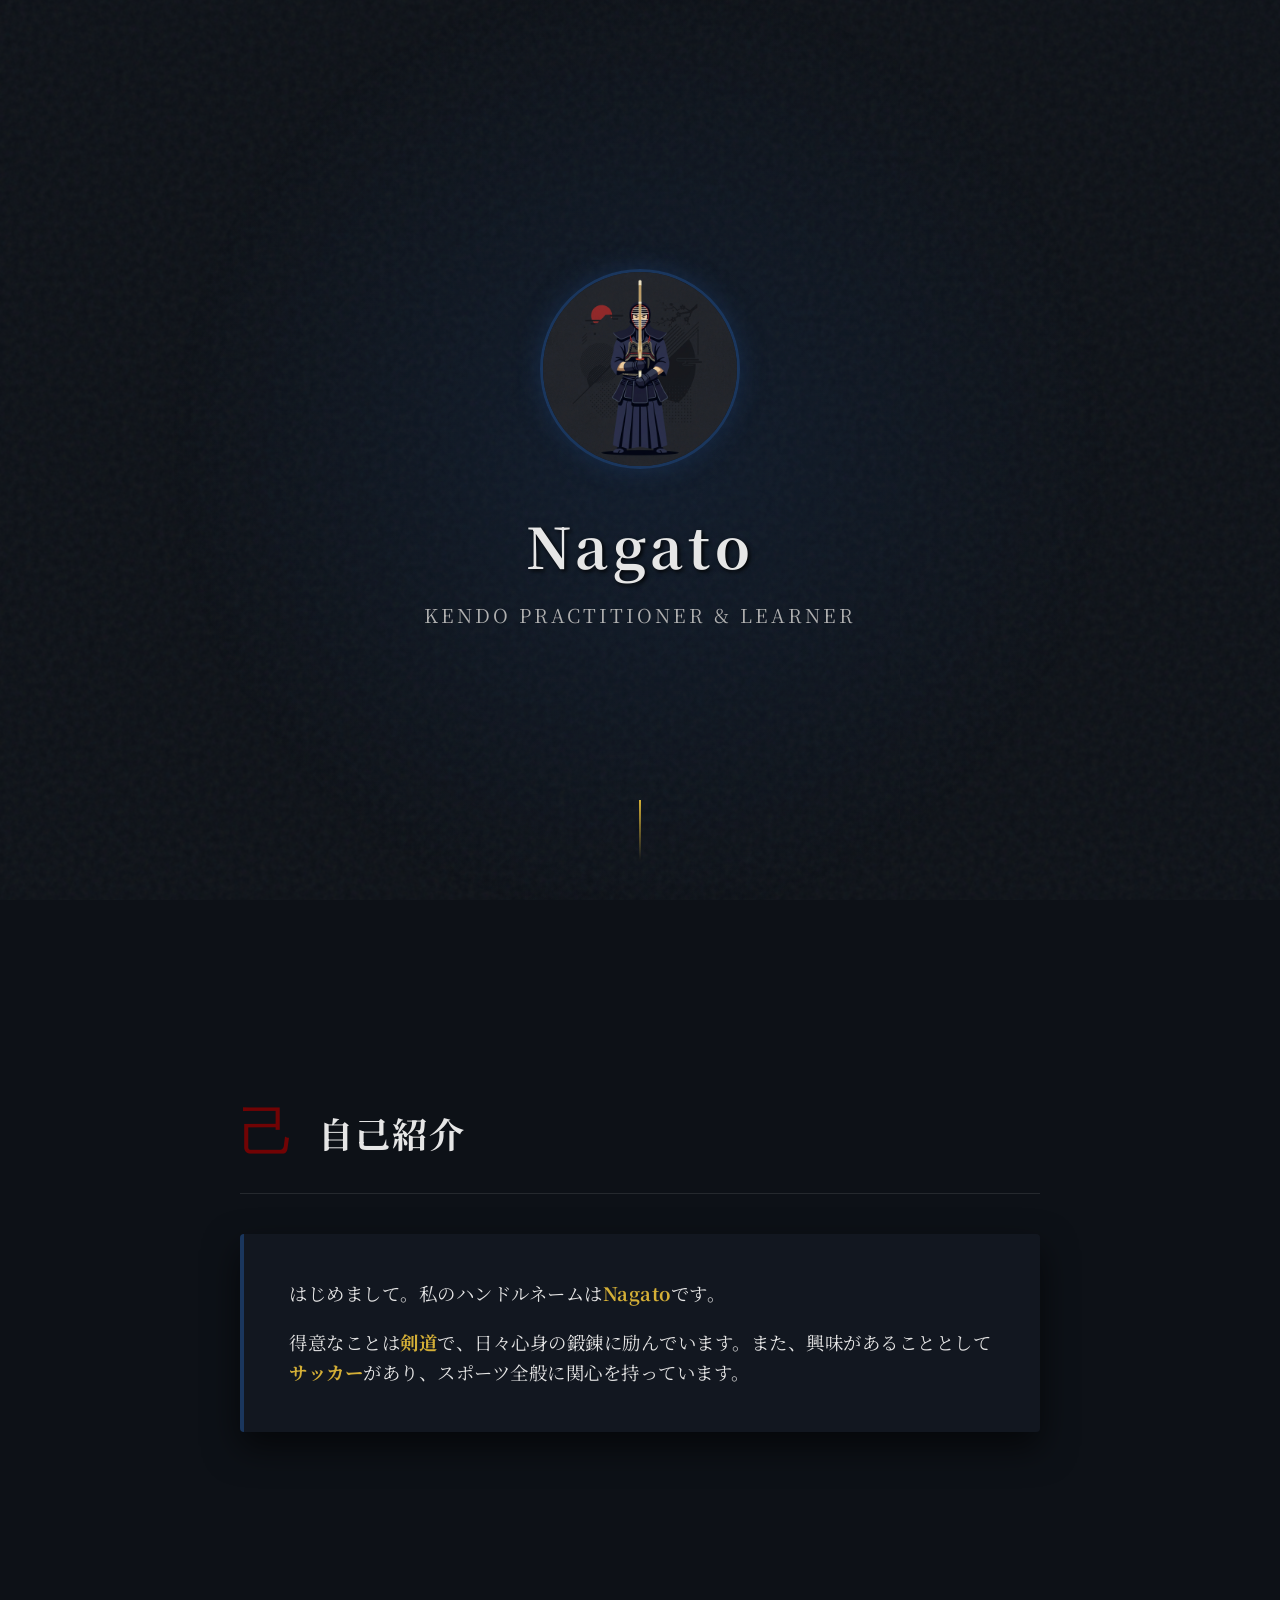
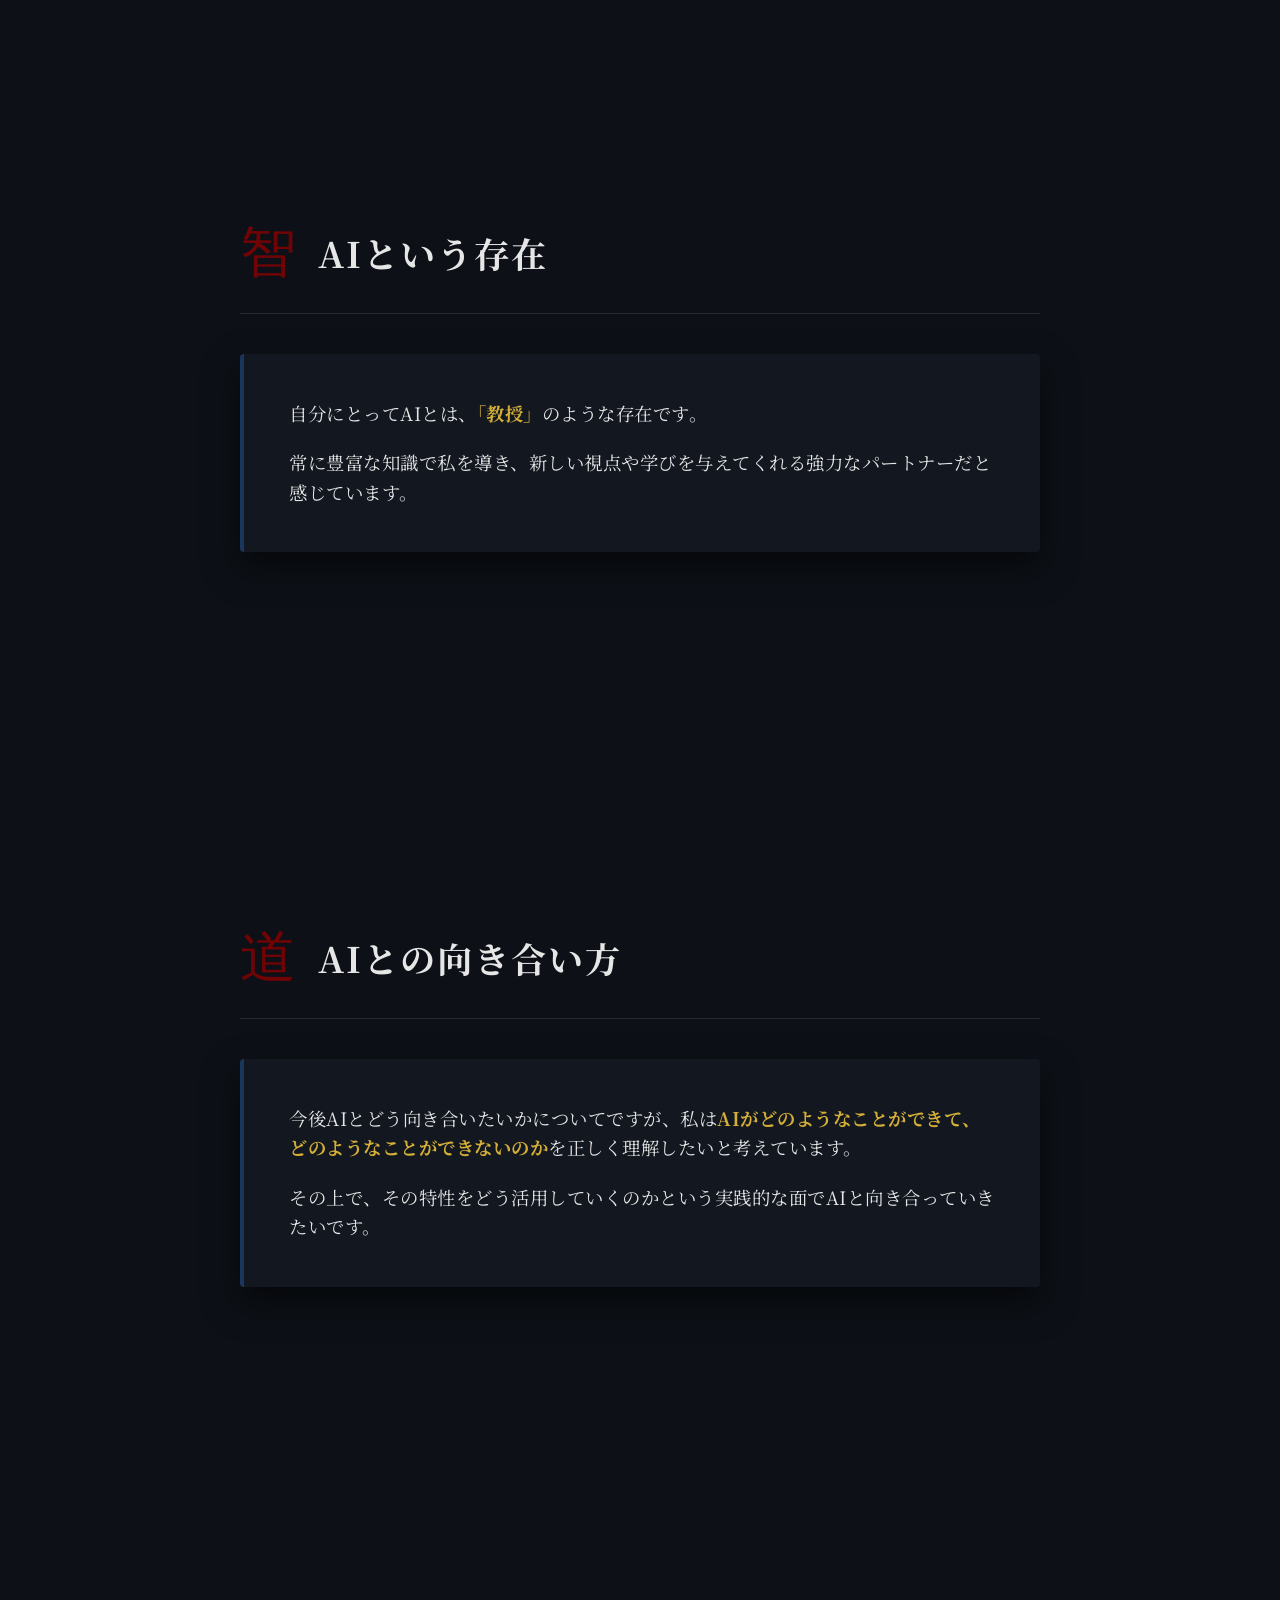
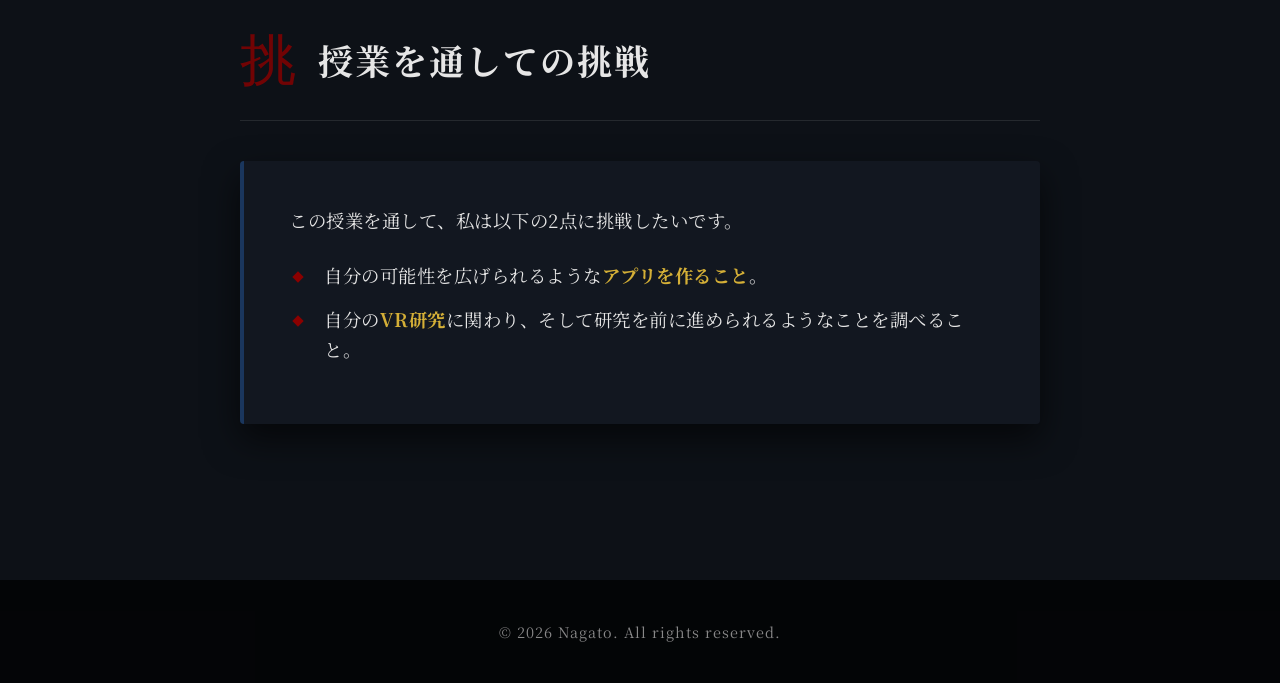
<file: index.html>
<!DOCTYPE html>
<html lang="ja">
<head>
    <meta charset="UTF-8">
    <meta name="viewport" content="width=device-width, initial-scale=1.0">
    <title>Nagato - Portfolio</title>
    <meta name="description" content="Nagatoの自己紹介ページです。">
    <link rel="stylesheet" href="style.css">
    <link href="https://fonts.googleapis.com/css2?family=Noto+Serif+JP:wght@400;700&display=swap" rel="stylesheet">
</head>
<body>
    <div class="bg-texture"></div>
    <header class="hero">
        <div class="hero-content fade-in">
            <img src="avatar.png" alt="Nagatoの剣道アバター" class="avatar">
            <h1 class="title">Nagato</h1>
            <p class="subtitle">Kendo Practitioner & Learner</p>
        </div>
    </header>

    <main>
        <section id="about" class="section">
            <div class="container slide-up">
                <h2 class="section-title"><span class="kanji">己</span>自己紹介</h2>
                <div class="card">
                    <p>はじめまして。私のハンドルネームは<strong>Nagato</strong>です。</p>
                    <p>得意なことは<strong>剣道</strong>で、日々心身の鍛錬に励んでいます。また、興味があることとして<strong>サッカー</strong>があり、スポーツ全般に関心を持っています。</p>
                </div>
            </div>
        </section>

        <section id="ai" class="section">
            <div class="container slide-up">
                <h2 class="section-title"><span class="kanji">智</span>AIという存在</h2>
                <div class="card">
                    <p>自分にとってAIとは、<strong>「教授」</strong>のような存在です。</p>
                    <p>常に豊富な知識で私を導き、新しい視点や学びを与えてくれる強力なパートナーだと感じています。</p>
                </div>
            </div>
        </section>

        <section id="future" class="section">
            <div class="container slide-up">
                <h2 class="section-title"><span class="kanji">道</span>AIとの向き合い方</h2>
                <div class="card">
                    <p>今後AIとどう向き合いたいかについてですが、私は<strong>AIがどのようなことができて、どのようなことができないのか</strong>を正しく理解したいと考えています。</p>
                    <p>その上で、その特性をどう活用していくのかという実践的な面でAIと向き合っていきたいです。</p>
                </div>
            </div>
        </section>

        <section id="challenge" class="section">
            <div class="container slide-up">
                <h2 class="section-title"><span class="kanji">挑</span>授業を通しての挑戦</h2>
                <div class="card">
                    <p>この授業を通して、私は以下の2点に挑戦したいです。</p>
                    <ul class="challenge-list">
                        <li>自分の可能性を広げられるような<strong>アプリを作ること</strong>。</li>
                        <li>自分の<strong>VR研究</strong>に関わり、そして研究を前に進められるようなことを調べること。</li>
                    </ul>
                </div>
            </div>
        </section>
    </main>

    <footer>
        <p>&copy; 2026 Nagato. All rights reserved.</p>
    </footer>

    <script src="script.js"></script>
</body>
</html>
</file>
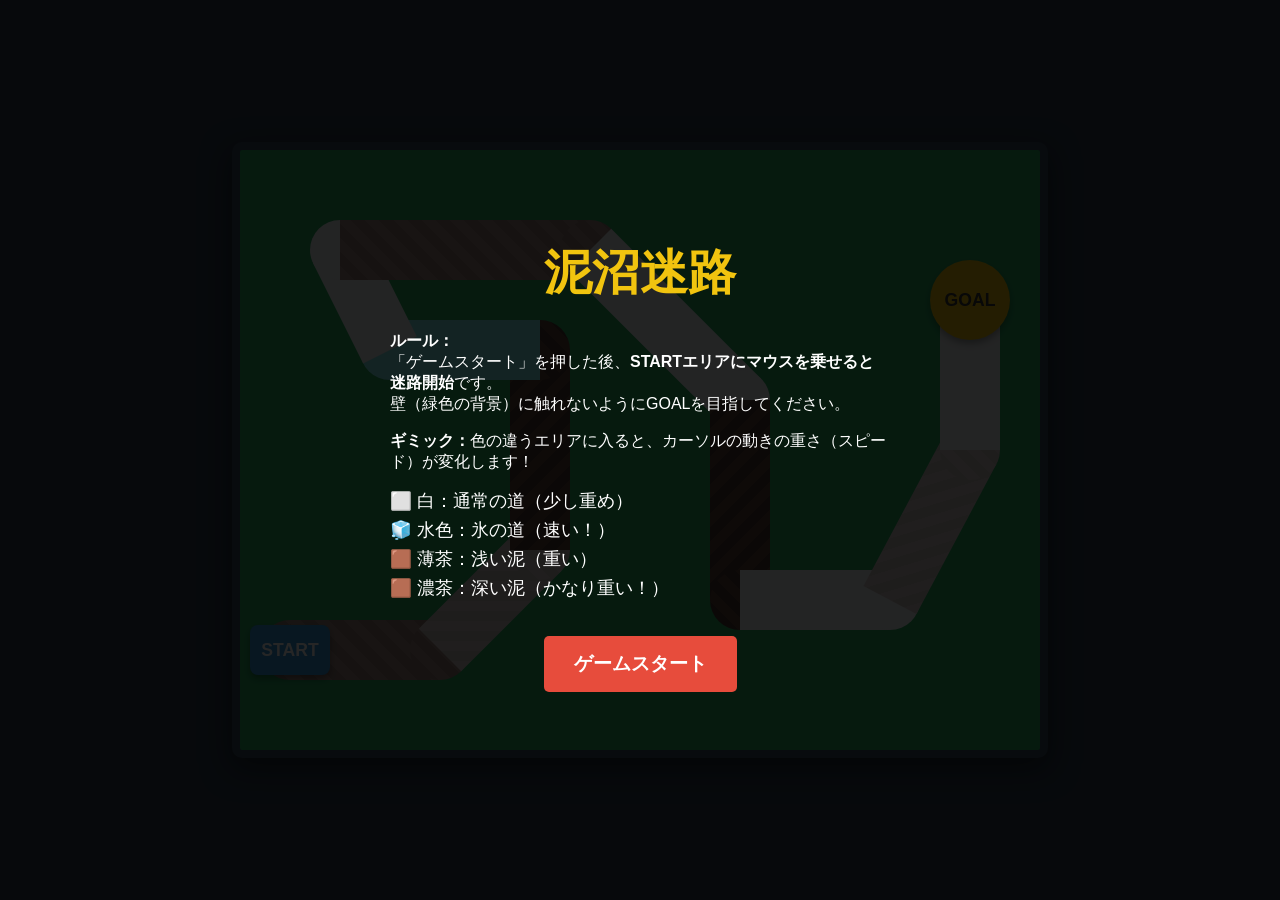
<file: swamp-maze/index.html>
<!DOCTYPE html>
<html lang="ja">
<head>
    <meta charset="UTF-8">
    <meta name="viewport" content="width=device-width, initial-scale=1.0">
    <title>泥沼迷路 - Swamp Maze</title>
    <link rel="stylesheet" href="style.css">
</head>
<body>
    <div class="game-container" id="gameContainer">
        <!-- JSで生成される迷路のパスが入るコンテナ -->
        <div id="mazeContainer"></div>
        
        <!-- スタートとゴール -->
        <div class="start-area" id="startArea">START</div>
        <div class="goal-area" id="goalArea">GOAL</div>

        <!-- カスタムカーソル -->
        <div id="customCursor" class="custom-cursor"></div>
    </div>

    <!-- UIオーバーレイ（開始・終了画面） -->
    <div id="overlay" class="overlay">
        <h1 id="overlayMessage">泥沼迷路</h1>
        <div style="text-align: left; max-width: 500px; margin-bottom: 20px;">
            <p><strong>ルール：</strong><br>
            「ゲームスタート」を押した後、<strong>STARTエリアにマウスを乗せると迷路開始</strong>です。<br>
            壁（緑色の背景）に触れないようにGOALを目指してください。</p>
            <p><strong>ギミック：</strong>色の違うエリアに入ると、カーソルの動きの重さ（スピード）が変化します！</p>
            <ul>
                <li>⬜ 白：通常の道（少し重め）</li>
                <li>🧊 水色：氷の道（速い！）</li>
                <li>🟫 薄茶：浅い泥（重い）</li>
                <li>🟫 濃茶：深い泥（かなり重い！）</li>
            </ul>
        </div>
        <button id="startButton">ゲームスタート</button>
    </div>

    <script src="script.js"></script>
</body>
</html>
</file>
<file: style.css>
:root {
    --bg-color: #0d1117;
    --text-color: #e6e6e6;
    --accent-color: #1a365d; /* Indigo/Ai-iro */
    --card-bg: rgba(20, 25, 35, 0.85);
    --gold: #d4af37;
    --red: #8b0000;
}

* {
    margin: 0;
    padding: 0;
    box-sizing: border-box;
}

body {
    font-family: 'Noto Serif JP', serif;
    background-color: var(--bg-color);
    color: var(--text-color);
    line-height: 1.6;
    overflow-x: hidden;
}

/* Washi Texture Overlay */
.bg-texture {
    position: fixed;
    top: 0;
    left: 0;
    width: 100%;
    height: 100%;
    background-image: url('data:image/svg+xml;utf8,<svg viewBox="0 0 200 200" xmlns="http://www.w3.org/2000/svg"><filter id="noiseFilter"><feTurbulence type="fractalNoise" baseFrequency="0.65" numOctaves="3" stitchTiles="stitch"/></filter><rect width="100%" height="100%" filter="url(%23noiseFilter)" opacity="0.05"/></svg>');
    pointer-events: none;
    z-index: -1;
}

.hero {
    height: 100vh;
    display: flex;
    justify-content: center;
    align-items: center;
    text-align: center;
    position: relative;
    background: radial-gradient(circle at center, rgba(26, 54, 93, 0.3) 0%, transparent 60%);
}

.hero::after {
    content: '';
    position: absolute;
    bottom: 40px;
    left: 50%;
    transform: translateX(-50%);
    width: 2px;
    height: 60px;
    background: linear-gradient(to bottom, var(--gold), transparent);
    animation: scroll-down 2s infinite;
}

@keyframes scroll-down {
    0% { transform: translate(-50%, 0); opacity: 0; }
    50% { opacity: 1; }
    100% { transform: translate(-50%, 20px); opacity: 0; }
}

.avatar {
    width: 200px;
    height: 200px;
    border-radius: 50%;
    object-fit: cover;
    border: 3px solid var(--accent-color);
    box-shadow: 0 0 25px rgba(26, 54, 93, 0.6);
    margin-bottom: 25px;
    transition: transform 0.4s ease, box-shadow 0.4s ease, border-color 0.4s ease;
}

.avatar:hover {
    transform: scale(1.05);
    box-shadow: 0 0 35px rgba(212, 175, 55, 0.5);
    border-color: var(--gold);
}

.title {
    font-size: 3.5rem;
    letter-spacing: 5px;
    margin-bottom: 10px;
    text-shadow: 2px 2px 4px rgba(0, 0, 0, 0.9);
}

.subtitle {
    font-size: 1.2rem;
    color: #b0b0b0;
    letter-spacing: 3px;
    text-transform: uppercase;
}

.section {
    padding: 100px 20px;
    min-height: 80vh;
    display: flex;
    align-items: center;
}

.container {
    max-width: 800px;
    margin: 0 auto;
    width: 100%;
}

.section-title {
    font-size: 2.2rem;
    margin-bottom: 40px;
    display: flex;
    align-items: center;
    gap: 20px;
    border-bottom: 1px solid rgba(255, 255, 255, 0.1);
    padding-bottom: 15px;
    letter-spacing: 2px;
}

.kanji {
    font-size: 3.5rem;
    color: var(--red);
    opacity: 0.8;
    font-weight: 400;
    font-family: serif;
}

.card {
    background: var(--card-bg);
    padding: 45px;
    border-radius: 4px;
    border-left: 4px solid var(--accent-color);
    box-shadow: 0 15px 35px rgba(0, 0, 0, 0.6);
    backdrop-filter: blur(10px);
    transition: transform 0.3s ease, border-left-color 0.3s ease;
}

.card:hover {
    transform: translateY(-5px);
    border-left-color: var(--gold);
}

.card p {
    margin-bottom: 20px;
    font-size: 1.15rem;
    letter-spacing: 0.5px;
}

.card p:last-child {
    margin-bottom: 0;
}

.card strong {
    color: var(--gold);
    font-weight: 700;
}

.challenge-list {
    list-style-type: none;
    margin-top: 25px;
}

.challenge-list li {
    margin-bottom: 15px;
    font-size: 1.15rem;
    position: relative;
    padding-left: 35px;
    letter-spacing: 0.5px;
}

.challenge-list li::before {
    content: '';
    position: absolute;
    left: 5px;
    top: 12px;
    width: 8px;
    height: 8px;
    background-color: var(--red);
    transform: rotate(45deg);
}

footer {
    text-align: center;
    padding: 40px 20px;
    background-color: rgba(0, 0, 0, 0.7);
    font-size: 0.9rem;
    color: #888;
    letter-spacing: 1px;
}

/* Animations */
.fade-in {
    opacity: 0;
    transform: translateY(30px);
    transition: opacity 1.2s ease-out, transform 1.2s ease-out;
}

.fade-in.visible {
    opacity: 1;
    transform: translateY(0);
}

.slide-up {
    opacity: 0;
    transform: translateY(50px);
    transition: opacity 1s cubic-bezier(0.2, 0.8, 0.2, 1), transform 1s cubic-bezier(0.2, 0.8, 0.2, 1);
}

.slide-up.visible {
    opacity: 1;
    transform: translateY(0);
}

@media (max-width: 768px) {
    .title {
        font-size: 2.5rem;
    }
    .section-title {
        font-size: 1.8rem;
    }
    .kanji {
        font-size: 2.5rem;
    }
    .card {
        padding: 30px 20px;
    }
    .section {
        padding: 60px 15px;
    }
}
</file>
<file: swamp-maze/style.css>
body, html {
    margin: 0;
    padding: 0;
    width: 100%;
    height: 100%;
    background-color: #2c3e50;
    display: flex;
    justify-content: center;
    align-items: center;
    font-family: 'Helvetica Neue', Arial, sans-serif;
    overflow: hidden;
}

.game-container {
    width: 800px;
    height: 600px;
    background-color: #27ae60;
    position: relative;
    border: 8px solid #34495e;
    border-radius: 10px;
    box-shadow: 0 10px 30px rgba(0,0,0,0.5);
    cursor: none;
    overflow: hidden;
}

#mazeContainer {
    position: absolute;
    top: 0; left: 0; width: 100%; height: 100%;
}

.path {
    position: absolute;
}

/* 様々なスピードの道のデザイン */
.path.safe { 
    background-color: #ecf0f1; 
}
.path.safe-fast { 
    background-color: #81ecec; /* 氷をイメージ */
}
.path.swamp-light { 
    background-color: #d7ccc8;
    background-image: repeating-linear-gradient(45deg, transparent, transparent 10px, rgba(0,0,0,0.05) 10px, rgba(0,0,0,0.05) 20px);
}
.path.swamp-med { 
    background-color: #a1887f;
    background-image: repeating-linear-gradient(45deg, transparent, transparent 10px, rgba(0,0,0,0.1) 10px, rgba(0,0,0,0.1) 20px);
}
.path.swamp-heavy { 
    background-color: #5d4037;
    background-image: repeating-linear-gradient(45deg, transparent, transparent 10px, rgba(0,0,0,0.2) 10px, rgba(0,0,0,0.2) 20px);
}

.start-area, .goal-area {
    position: absolute;
    display: flex;
    justify-content: center;
    align-items: center;
    font-weight: bold;
    font-size: 1.1rem;
    z-index: 10;
    border-radius: 8px;
    box-shadow: 0 4px 6px rgba(0,0,0,0.3);
}

.start-area {
    background-color: #3498db;
    color: white;
    width: 80px;
    height: 50px;
}

.goal-area {
    background-color: #f1c40f;
    color: #333;
    width: 80px;
    height: 80px;
    border-radius: 50%; /* ゴールを丸くする */
}

.custom-cursor {
    width: 20px;
    height: 20px;
    background-color: #e74c3c;
    border: 3px solid white;
    border-radius: 50%;
    position: absolute;
    transform: translate(-50%, -50%);
    pointer-events: none;
    z-index: 100;
    display: none;
    box-shadow: 0 0 10px rgba(0,0,0,0.5);
}

.overlay {
    position: absolute;
    top: 0; left: 0; width: 100%; height: 100%;
    background-color: rgba(0, 0, 0, 0.85);
    color: white;
    display: flex;
    flex-direction: column;
    justify-content: center;
    align-items: center;
    z-index: 200;
}

.overlay h1 {
    font-size: 3rem;
    margin-bottom: 10px;
    color: #f1c40f;
}

.overlay ul {
    list-style: none;
    padding: 0;
}
.overlay li {
    margin-bottom: 5px;
    font-size: 1.1rem;
}

button {
    padding: 15px 30px;
    font-size: 1.2rem;
    font-weight: bold;
    color: white;
    background-color: #e74c3c;
    border: none;
    border-radius: 5px;
    cursor: pointer;
    transition: background-color 0.2s;
}

button:hover {
    background-color: #c0392b;
}
</file>
